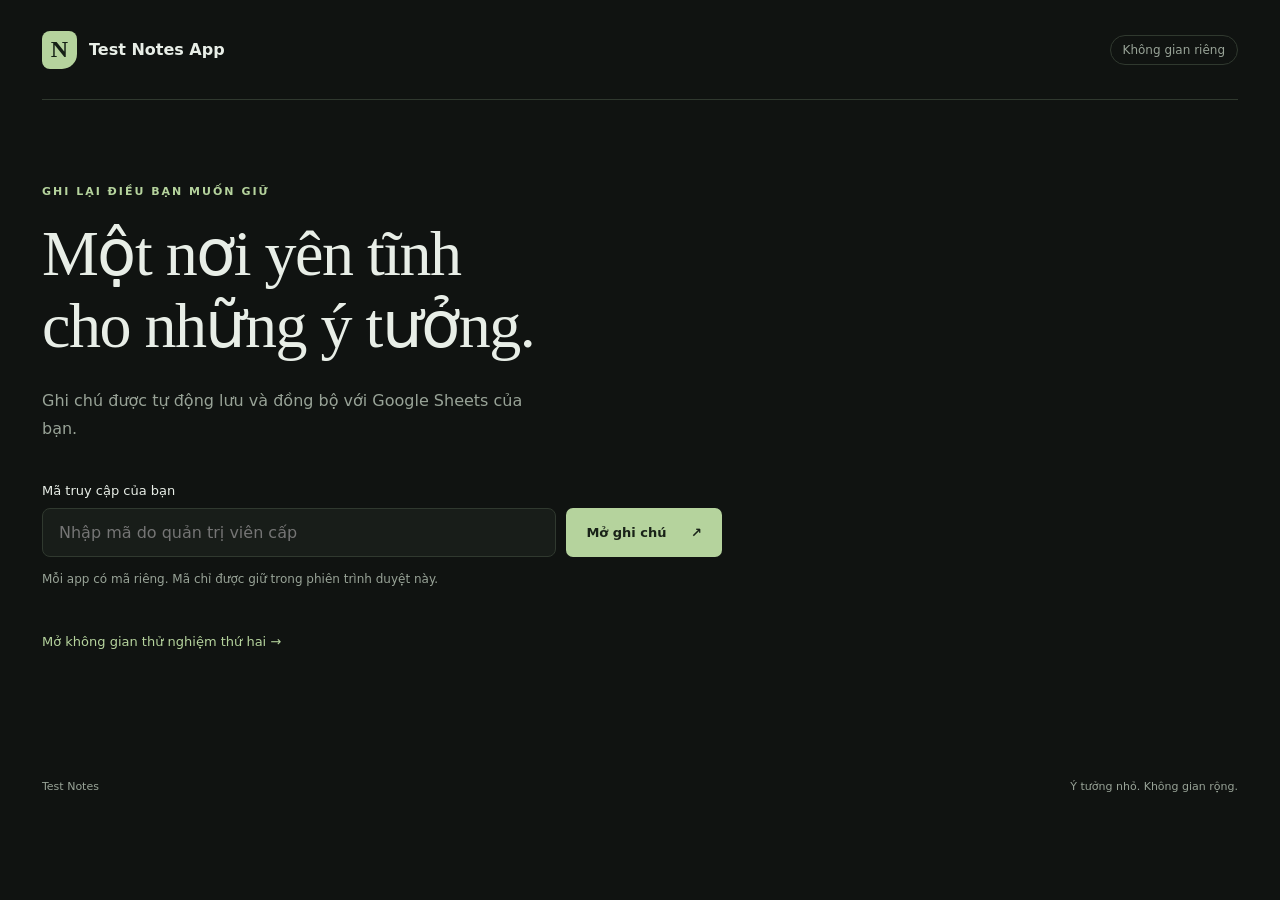
<file: docs/index.html>
<!doctype html>
<html lang="vi">
<head>
 <meta charset="utf-8"><meta name="viewport" content="width=device-width,initial-scale=1,viewport-fit=cover">
 <meta name="referrer" content="no-referrer"><meta name="color-scheme" content="dark">
 <title>Test Notes App</title>
 <meta name="theme-color" content="#167c68">
 <meta name="mobile-web-app-capable" content="yes">
 <meta name="apple-mobile-web-app-capable" content="yes">
 <link id="pwaManifest" rel="manifest" href="./manifest-test-notes.webmanifest">
 <link rel="apple-touch-icon" href="./icon-notes-192.png?v=oppo-a">
 <script>(function(){const app=new URLSearchParams(location.search).get('app')||'test-notes';const map={'test-notes':'manifest-test-notes.webmanifest','test-notes-2':'manifest-test-notes-2.webmanifest','ghi-chu-nhanh':'manifest-ghi-chu-nhanh.webmanifest'};const file=map[app]||map['test-notes'];document.getElementById('pwaManifest').href='./'+file+'?v=oppo-a';})();</script>
 <link rel="icon" type="image/svg+xml" href="./icon-notes.svg?v=oppo-a">
 <link rel="stylesheet" href="style.css?v=20261027e">
</head>
<body>
 <main>
  <header><a class="brand" href="./"><span class="mark">N</span><span id="appName">Test Notes App</span></a><span class="tag">Không gian riêng</span></header>
  <section id="login" class="login">
   <p class="eyebrow">GHI LẠI ĐIỀU BẠN MUỐN GIỮ</p><h1>Một nơi yên tĩnh<br>cho những ý tưởng.</h1>
   <p class="intro">Ghi chú được tự động lưu và đồng bộ với Google Sheets của bạn.</p>
   <form id="loginForm"><label for="token">Mã truy cập của bạn</label><div class="access"><input id="token" type="password" autocomplete="off" spellcheck="false" required placeholder="Nhập mã do quản trị viên cấp"><button id="connect" type="submit">Mở ghi chú <span aria-hidden="true">↗</span></button></div><p class="hint">Mỗi app có mã riêng. Mã chỉ được giữ trong phiên trình duyệt này.</p></form>
   <p id="loginStatus" role="status"></p>
   <a class="other" id="otherApp" href="?app=test-notes-2">Mở không gian thử nghiệm thứ hai →</a>
  </section>
  <section id="workspace" hidden>
   <div class="toolbar"><div><p class="eyebrow">KHÔNG GIAN CỦA BẠN</p><h1>Ghi chú</h1></div><div class="tools"><button class="quiet" id="reload">Tải lại</button><button id="newNote">+ Ghi chú mới</button><button class="quiet" id="logout">Thoát</button></div></div>
   <div class="notice"><span id="status" role="status" aria-live="polite"></span><button id="retry" class="quiet" hidden>Thử lưu lại</button></div>
   <div class="layout"><aside><label class="sr" for="search">Tìm ghi chú</label><input id="search" type="search" placeholder="Tìm ghi chú…"><p class="count" id="count"></p><div id="notesList"></div></aside>
   <article id="editor"><div id="empty"><div class="empty-mark">✎</div><h2>Bắt đầu từ một ý tưởng.</h2><p>Tạo ghi chú mới hoặc chọn một ghi chú để tiếp tục.</p><button id="startNote">Tạo ghi chú đầu tiên</button></div>
    <div id="fields" hidden><div class="editor-meta"><span id="updatedAt"></span><button class="danger" id="deleteNote">Xóa ghi chú</button></div><label class="sr" for="title">Tiêu đề</label><input id="title" maxlength="160" placeholder="Chưa có tiêu đề"><label class="sr" for="body">Nội dung ghi chú</label><textarea id="body" maxlength="20000" placeholder="Viết điều gì đó…"></textarea><p class="footer-note">Tự động lưu sau khi bạn ngừng nhập.</p></div>
   </article></div>
  </section>
  <footer>Test Notes <span>Ý tưởng nhỏ. Không gian rộng.</span></footer>
 </main>
 <dialog id="deleteDialog"><h2>Xóa ghi chú này?</h2><p>Ghi chú sẽ được ẩn khỏi danh sách. Quản trị viên vẫn có thể khôi phục trong Google Sheets.</p><div class="tools"><button class="quiet" id="cancelDelete">Giữ lại</button><button class="danger" id="confirmDelete">Xóa ghi chú</button></div></dialog>
 <script type="module" src="app.js?v=20261027b"></script>
<script>if('serviceWorker' in navigator){window.addEventListener('load',()=>navigator.serviceWorker.register('./sw.js').catch(()=>{}))}</script>
</body></html>
</file>
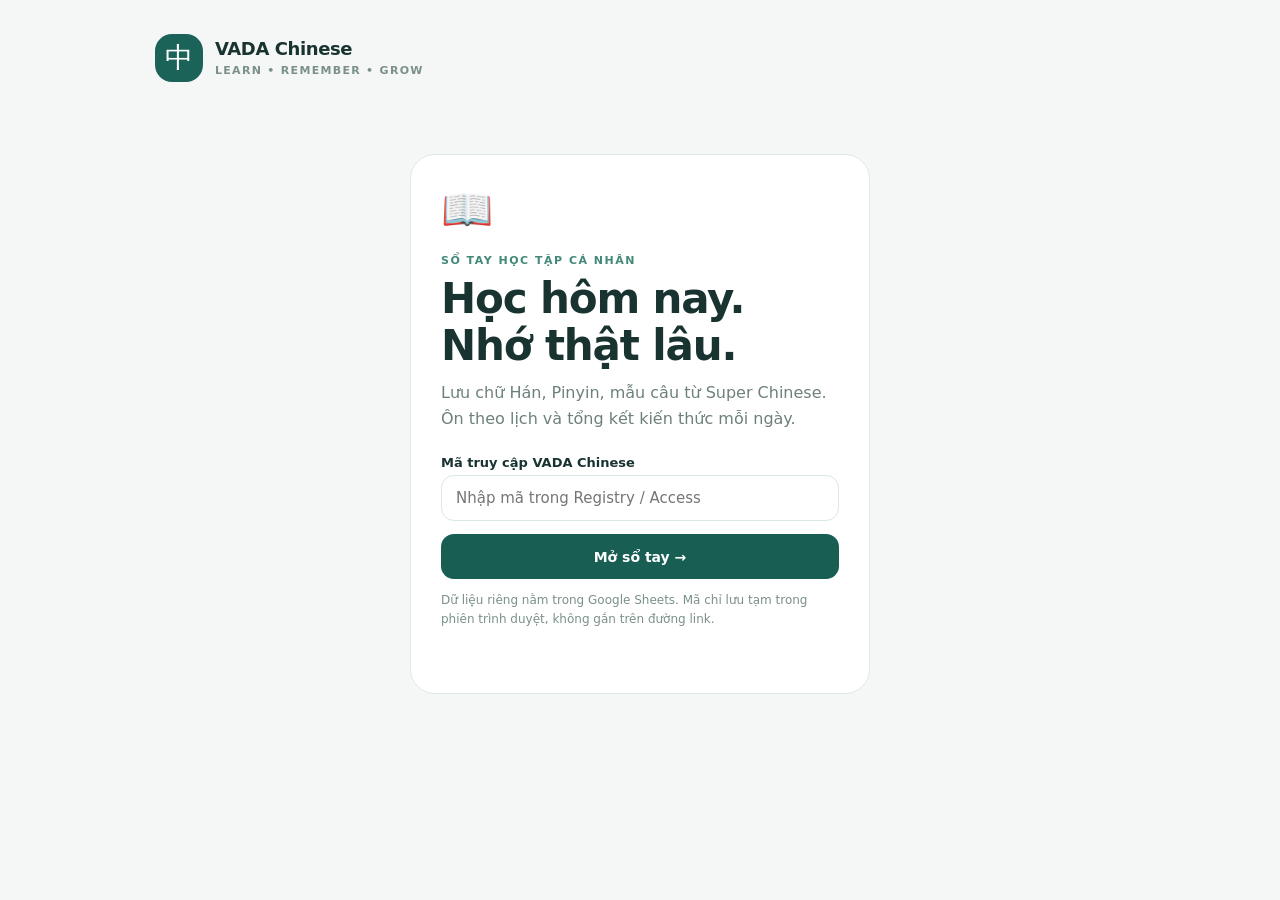
<file: docs/chinese/index.html>
<!doctype html>
<html lang="vi">
<head>
<meta charset="utf-8"><meta name="viewport" content="width=device-width,initial-scale=1,viewport-fit=cover">
<meta name="referrer" content="no-referrer"><meta name="theme-color" content="#f8fafc">
<title>VADA Chinese • Học tiếng Trung</title>
<link rel="manifest" href="./manifest.webmanifest?v=oppo-a">
<link rel="apple-touch-icon" href="./icon-192.png">
<meta name="mobile-web-app-capable" content="yes">
<link rel="icon" type="image/svg+xml" href="./icon.svg?v=oppo-a">
<style>
:root{font-family:Inter,system-ui,-apple-system,"Segoe UI",Arial,sans-serif;color:#193331;background:#f4f7f5;font-synthesis:none;-webkit-tap-highlight-color:transparent}
*{box-sizing:border-box}body{margin:0}button,input,textarea,select{font:inherit}button{cursor:pointer}button:disabled{opacity:.56;cursor:wait}button:focus-visible,input:focus-visible,textarea:focus-visible,select:focus-visible{outline:3px solid #72baab;outline-offset:2px}
[hidden]{display:none!important}.shell{max-width:1040px;margin:0 auto;padding:24px 20px 100px}
.top{display:flex;gap:14px;align-items:center;justify-content:space-between;margin-bottom:24px}.brand{display:flex;align-items:center;gap:12px}.brandLogo{width:48px;height:48px;border-radius:17px;background:#1b6259;color:white;display:grid;place-items:center;font-size:28px;font-weight:750}.brand strong{display:block;font-size:18px;letter-spacing:-.4px}.brand small{color:#7b908a;font-size:11px;font-weight:650;letter-spacing:1.3px}.iconButton{border:1px solid #d9e5e0;background:#fff;color:#31594f;width:42px;height:42px;border-radius:14px;font-size:20px}
h1{font-size:clamp(27px,6vw,42px);line-height:1.13;letter-spacing:-1.15px;margin:3px 0 10px}h2{font-size:20px;letter-spacing:-.5px;margin:0 0 14px}h3{font-size:17px;margin:0}.muted{color:#7a9088}.mini{font-size:12px}.eyebrow{color:#438878;font-size:11px;font-weight:800;letter-spacing:1.5px;text-transform:uppercase;margin:0 0 8px}.lead{color:#6d817c;line-height:1.6;margin:0}.section{margin-top:25px}.sectionHead{display:flex;justify-content:space-between;align-items:center;gap:12px;margin-bottom:14px}.sectionHead h2{margin:0}
.hero{background:#e4f0e9;border-radius:24px;padding:24px;display:grid;gap:18px;position:relative;overflow:hidden}.hero:after{content:"学";font-size:170px;position:absolute;right:-5px;bottom:-70px;line-height:1;color:#d2e8dd;z-index:0;pointer-events:none}.hero>*{position:relative;z-index:1}.heroActions{display:flex;gap:10px;flex-wrap:wrap}
.btn{border:0;background:#185e53;color:white;border-radius:13px;padding:13px 17px;font-size:14px;font-weight:720;display:inline-flex;align-items:center;gap:8px;justify-content:center;min-height:45px}.btn.secondary{background:#fff;color:#285d50;border:1px solid #d8e4df}.btn.soft{background:#e9f1ee;color:#265e54}.btn.danger{background:#fee8e5;color:#a92c25}.btn.full{width:100%}.btn.slim{min-height:35px;padding:8px 12px}.linkButton{border:0;background:none;color:#1c7565;font-weight:740;padding:8px}
.metrics{display:grid;grid-template-columns:repeat(4,minmax(0,1fr));gap:12px;margin:17px 0}.metric{border:1px solid #e3ebe7;background:#fff;padding:18px 12px;border-radius:19px;min-width:0}.metric strong{display:block;font-size:30px;letter-spacing:-1.1px}.metric span{font-size:12px;color:#799087}
.panel{border:1px solid #e3ebe7;border-radius:22px;background:#fff;padding:21px}.studyBox{display:flex;align-items:center;gap:16px}.studySymbol{flex:0 0 59px;height:59px;border-radius:18px;background:#e8f3ed;display:grid;place-items:center;font-size:29px;color:#236253}.grow{flex:1;min-width:0}.progress{height:8px;background:#e7efeb;border-radius:99px;overflow:hidden;margin:13px 0 8px}.progress>div{background:#248372;height:100%;width:0;transition:width .3s;border-radius:99px}.stack{display:grid;gap:10px}.noteItem{width:100%;text-align:left;border:1px solid #e5ede8;background:#fff;border-radius:17px;padding:15px;display:flex;gap:13px;align-items:center}.noteItem:active{background:#eff6f1}.hanzi{font-size:30px;font-weight:720;line-height:1.25;word-break:break-all}.noteItem small{display:block;margin-top:4px;color:#799087}.pill{background:#edf5f1;color:#398575;font-size:11px;border-radius:30px;padding:5px 9px;white-space:nowrap}.pill.gray{background:#f0f2f2;color:#617b73}
.filters{display:grid;grid-template-columns:1fr auto;gap:9px;margin:18px 0 12px}
.field{width:100%;border-radius:13px;border:1px solid #dbe7e1;background:#fff;min-height:46px;padding:12px 14px;color:#193d36;outline:0;font-size:15px}textarea.field{resize:vertical;min-height:85px}
.field:focus{border-color:#248372;box-shadow:0 0 0 3px #24837220}.cardGrid{display:grid;grid-template-columns:repeat(2,minmax(0,1fr));gap:10px}.wordTile{text-align:left;padding:16px;border:1px solid #e1ebe5;background:#fff;border-radius:19px;min-width:0}.wordTile .hanzi{font-size:27px}.wordTile p{font-size:13px;margin:7px 0 10px;color:#586f67;white-space:nowrap;overflow:hidden;text-overflow:ellipsis}.wordTile .pinyin{font-size:12px;color:#247363}.wordTile footer{display:flex;justify-content:space-between;align-items:center;gap:6px;color:#7f928a;font-size:11px}
.reviewCard{background:#fff;border:1px solid #dce8e1;border-radius:26px;padding:28px 20px;text-align:center;min-height:290px;display:flex;flex-direction:column;align-items:center;justify-content:center;gap:12px}
.reviewHanzi{font-size:clamp(50px,12vw,85px);font-weight:740;word-break:break-word;line-height:1.2}.reviewMeaning{font-size:25px;font-weight:760}.reviewPinyin{font-size:17px;color:#34816e}.divider{width:70px;height:1px;background:#dce8e3;margin:8px}.ratingButtons{display:grid;grid-template-columns:repeat(4,minmax(0,1fr));gap:9px;margin-top:14px}.ratingButtons .btn{padding:11px 3px;font-size:13px;border-radius:13px}.ratingButtons .bad{background:#e8e2e0;color:#81483b}.ratingButtons .hard{background:#f5eedb;color:#87601e}.ratingButtons .good{background:#def1e7;color:#216b52}.ratingButtons .easy{background:#216e5d}
.center{text-align:center}.empty{border:1px dashed #d2e1d9;border-radius:21px;padding:38px 20px;text-align:center;color:#7d9088;background:#fff}.empty span{display:block;font-size:45px;margin-bottom:10px}.empty b{display:block;color:#25453e;margin-bottom:8px}
.dayChart{display:grid;gap:12px}.chartRow{display:grid;grid-template-columns:55px 1fr 35px;align-items:center;gap:8px;font-size:12px;color:#6b8078}.chartRow .bar{height:10px;background:#edf2ef;border-radius:50px;overflow:hidden}.chartRow .bar>span{display:block;height:100%;background:#258171;border-radius:50px}
.infoLine{display:flex;align-items:start;justify-content:space-between;gap:10px;border-bottom:1px solid #edf2ef;padding:12px 0;font-size:14px}.infoLine:last-child{border-bottom:0}
.bottomNav{position:fixed;z-index:20;bottom:0;left:0;right:0;display:flex;align-items:center;justify-content:space-around;gap:1px;background:#fffefaed;border-top:1px solid #dce7e1;backdrop-filter:blur(16px);padding:8px max(12px,env(safe-area-inset-right)) calc(9px + env(safe-area-inset-bottom)) max(12px,env(safe-area-inset-left))}
.navBtn{flex:1;border:0;background:none;color:#81958c;display:grid;justify-items:center;gap:4px;padding:7px 0;border-radius:13px;font-size:11px}.navBtn .ico{font-size:21px}.navBtn.active{color:#136551;background:#e9f3ed;font-weight:800}
#loginView{max-width:460px;margin:8vh auto 0}.authIcon{font-size:42px}.authPane{background:#fff;border:1px solid #deebe4;padding:30px;border-radius:25px}.authPane form{display:grid;gap:13px;margin-top:23px}.formLabel{font-size:13px;font-weight:750;margin:1px 0 5px;display:block}
.dialog{border:0;border-radius:23px;padding:0;background:#fff;max-width:min(96vw,550px);width:100%;max-height:92dvh;box-shadow:0 25px 90px #23473b44}.dialog::backdrop{background:#112d2690}.dialogBody{padding:22px;overflow:auto;max-height:92dvh}.dialogGrid{display:grid;grid-template-columns:1fr 1fr;gap:12px}.dialogGrid .wide{grid-column:1/-1}.dialogActions{display:flex;gap:8px;flex-wrap:wrap;align-items:center;justify-content:flex-end;margin-top:18px;padding-top:13px;border-top:1px solid #edf1ee}.notice{min-height:22px;font-size:12px;color:#2b8069;margin-top:10px}.notice.error{color:#b8443b}
@media(min-width:750px){.shell{padding:34px 35px 100px}.hero{padding:34px}.cardGrid{grid-template-columns:repeat(3,minmax(0,1fr))}.twoCol{display:grid;grid-template-columns:1.05fr 1fr;gap:20px}.bottomNav{width:min(480px,94%);left:50%;right:auto;transform:translateX(-50%);bottom:15px;border:1px solid #dce7e1;border-radius:18px;box-shadow:0 7px 30px #214d3720;padding:7px}.wordTile{padding:20px}}
@media(max-width:390px){.shell{padding:16px 13px 96px}.metrics{gap:7px}.metric{padding:14px 8px}.metric strong{font-size:25px}.metric span{font-size:10px}.ratingButtons{gap:5px}.ratingButtons .btn{font-size:11px}.dialogGrid{grid-template-columns:1fr}}
</style>
</head>
<body>
<div class="shell">
<header class="top"><div class="brand"><div class="brandLogo">中</div><div><strong>VADA Chinese</strong><small>LEARN • REMEMBER • GROW</small></div></div><button id="logoutBtn" class="iconButton" title="Đăng xuất" hidden>⇥</button></header>
<section id="loginView">
 <div class="authPane"><div class="authIcon">📖</div><p class="eyebrow" style="margin-top:20px">Sổ tay học tập cá nhân</p><h1>Học hôm nay.<br>Nhớ thật lâu.</h1><p class="lead">Lưu chữ Hán, Pinyin, mẫu câu từ Super Chinese. Ôn theo lịch và tổng kết kiến thức mỗi ngày.</p>
 <form id="loginForm"><div><label class="formLabel" for="accessToken">Mã truy cập VADA Chinese</label><input id="accessToken" class="field" type="password" placeholder="Nhập mã trong Registry / Access" autocomplete="off" required></div><button class="btn full" id="loginButton" type="submit">Mở sổ tay →</button></form><p class="mini muted" style="line-height:1.6">Dữ liệu riêng nằm trong Google Sheets. Mã chỉ lưu tạm trong phiên trình duyệt, không gắn trên đường link.</p><div id="loginStatus" class="notice" role="status"></div></div>
</section>
<main id="workspace" hidden>
<section data-page="home">
 <div class="hero"><div><p id="greeting" class="eyebrow">TIẾNG TRUNG MỖI NGÀY</p><h1>Mỗi ngày thêm một chút,<br>nhớ lâu hơn một chút.</h1><p class="lead">Học cùng Super Chinese, ghi nhớ cùng VADA Chinese.</p></div><div class="heroActions"><button class="btn" data-action="add">＋ Lưu kiến thức</button><button class="btn secondary" data-page-target="review">Ôn ngay →</button></div></div>
 <div class="metrics"><div class="metric"><strong id="statAll">0</strong><span>Đã lưu</span></div><div class="metric"><strong id="statDue">0</strong><span>Cần ôn</span></div><div class="metric"><strong id="statToday">0</strong><span>Mới hôm nay</span></div><div class="metric"><strong id="statMaster">0</strong><span>Đã thuộc</span></div></div>
 <div class="twoCol"><div class="panel"><div class="sectionHead"><h2>Mục tiêu hôm nay</h2><span class="pill" id="goalText">0/10 từ</span></div><p class="muted mini">Mục tiêu: lưu ít nhất 10 từ hoặc mẫu câu mới.</p><div class="progress"><div id="goalBar"></div></div><p class="mini muted" id="goalHint">Thêm kiến thức để bắt đầu</p></div>
 <div class="panel"><div class="sectionHead"><h2>Đến lịch ôn</h2><button class="linkButton" data-page-target="review">Xem tất cả</button></div><div id="duePreview" class="stack"></div></div></div>
 <div class="section"><div class="sectionHead"><h2>Kiến thức vừa lưu</h2><button class="linkButton" data-page-target="words">Xem kho từ →</button></div><div id="recentList" class="cardGrid"></div></div>
</section>
<section data-page="words" hidden>
 <p class="eyebrow">KHO KIẾN THỨC</p><h1>Từ vựng & ngữ pháp</h1><p class="lead">Lưu theo bài học, tìm kiếm, chỉnh sửa và luyện phát âm.</p>
 <div class="filters"><input id="searchInput" class="field" type="search" placeholder="Tìm chữ Hán, Pinyin, nghĩa, bài…"><select class="field" id="kindFilter" aria-label="Lọc loại"><option value="">Tất cả</option><option value="word">Từ vựng</option><option value="grammar">Ngữ pháp</option></select></div>
 <div class="sectionHead"><span class="mini muted" id="wordCount">0 mục</span><button class="btn slim" data-action="add">＋ Thêm mới</button></div><div id="wordsList" class="cardGrid"></div><div id="wordsEmpty" class="empty" hidden><span>📚</span><b>Chưa có kiến thức phù hợp</b><p>Thêm từ vựng đầu tiên từ bài học Super Chinese.</p><button class="btn" data-action="add">Thêm từ</button></div>
</section>
<section data-page="review" hidden>
 <p class="eyebrow">LẶP LẠI NGẮT QUÃNG</p><h1>Ôn tập thông minh</h1><p class="lead" id="reviewSummary">Những kiến thức đến hạn ôn sẽ xuất hiện ở đây.</p>
 <div class="section" id="reviewEmpty"><div class="empty"><span>✅</span><b>Đã ôn xong phần đến hạn</b><p>Thêm từ mới hoặc quay lại khi có từ đến lịch ôn.</p><button class="btn soft" data-page-target="words">Mở kho từ</button></div></div>
 <div class="section" id="reviewArea" hidden><div class="sectionHead"><span class="pill" id="reviewProgress">1 / 1</span><button id="speakReview" class="btn slim secondary">◖)) Phát âm</button></div>
 <div id="reviewFlashcard" class="reviewCard" role="button" tabindex="0" aria-label="Lật thẻ để xem đáp án"><div class="pill" id="reviewType">Từ vựng</div><div id="reviewFront" class="reviewHanzi">你好</div><p class="mini muted" id="reviewLesson"></p><div id="reviewAnswer" hidden><div class="divider"></div><div id="reviewPinyin" class="reviewPinyin"></div><div id="reviewMeaning" class="reviewMeaning"></div><p id="reviewExample"></p><p id="reviewTranslation" class="muted mini"></p></div><p class="muted mini" id="revealHint">Chạm vào thẻ để xem đáp án</p></div>
 <div id="revealControls" style="margin-top:15px"><button class="btn full" id="revealBtn">Lật thẻ / Xem đáp án</button></div>
 <div class="ratingButtons" id="ratingControls" hidden><button class="btn bad" data-rating="0">Quên</button><button class="btn hard" data-rating="1">Khó</button><button class="btn good" data-rating="2">Nhớ</button><button class="btn easy" data-rating="3">Rất dễ</button></div>
 </div>
</section>
<section data-page="summary" hidden>
 <p class="eyebrow">TỔNG KẾT KIẾN THỨC</p><h1>Hôm nay bạn đã học gì?</h1><p id="summaryDate" class="lead"></p>
 <div class="metrics"><div class="metric"><strong id="dayNew">0</strong><span>Mục mới</span></div><div class="metric"><strong id="dayReviews">0</strong><span>Lượt ôn</span></div><div class="metric"><strong id="dayCorrect">0%</strong><span>Ghi nhớ</span></div><div class="metric"><strong id="dayDue">0</strong><span>Ôn ngày mai</span></div></div>
 <div class="twoCol"><div class="panel"><div class="sectionHead"><h2>7 ngày gần đây</h2><span class="pill gray">Lượt ôn</span></div><div id="weekChart" class="dayChart"></div></div>
 <div class="panel"><h2>Kiến thức đã học hôm nay</h2><div id="todayKnowledge" class="stack"></div></div></div>
 <div class="section panel"><h2>Nhận xét cuối ngày</h2><p id="dayFeedback" class="lead"></p><button id="copySummary" class="btn secondary slim" style="margin-top:16px">Sao chép tổng kết</button></div>
</section>
<div id="globalStatus" class="notice" role="status" aria-live="polite"></div>
</main>
</div>
<nav class="bottomNav" id="bottomNav" hidden aria-label="Điều hướng"><button class="navBtn active" data-page-target="home"><span class="ico">⌂</span>Hôm nay</button><button class="navBtn" data-page-target="words"><span class="ico">文</span>Kho từ</button><button class="navBtn" data-page-target="review"><span class="ico">▣</span>Ôn tập</button><button class="navBtn" data-page-target="summary"><span class="ico">▤</span>Tổng kết</button></nav>
<dialog id="cardDialog" class="dialog"><form id="cardForm" class="dialogBody">
 <div class="sectionHead"><h2 id="dialogTitle">Lưu kiến thức mới</h2><button type="button" id="closeDialog" class="iconButton" aria-label="Đóng">×</button></div>
 <div class="dialogGrid">
 <div class="wide"><label class="formLabel" for="kind">Loại kiến thức</label><select id="kind" class="field"><option value="word">Từ vựng</option><option value="grammar">Ngữ pháp</option></select></div>
 <div><label class="formLabel" for="hanzi">Chữ Hán / Cấu trúc *</label><input id="hanzi" required maxlength="180" class="field" placeholder="你好"></div>
 <div><label class="formLabel" for="pinyin">Pinyin</label><input id="pinyin" maxlength="220" class="field" placeholder="nǐ hǎo"></div>
 <div class="wide"><label class="formLabel" for="meaning">Nghĩa tiếng Việt *</label><input id="meaning" required maxlength="400" class="field" placeholder="Xin chào"></div>
 <div class="wide"><label class="formLabel" for="lesson">Bài học Super Chinese</label><input id="lesson" maxlength="120" class="field" placeholder="Ví dụ: HSK 1 – Bài 3"></div>
 <div class="wide"><label class="formLabel" for="example">Câu ví dụ</label><textarea id="example" maxlength="1500" class="field" placeholder="你好，我叫安。"></textarea></div>
 <div class="wide"><label class="formLabel" for="translation">Dịch câu ví dụ</label><textarea id="translation" maxlength="1500" class="field" placeholder="Xin chào, tôi tên An."></textarea></div>
 <div class="wide"><label class="formLabel" for="notes">Ghi chú / Mẹo nhớ</label><textarea id="notes" maxlength="1600" class="field" placeholder="Điều cần nhớ…"></textarea></div>
 </div>
 <div id="editorStatus" class="notice" role="status"></div><div class="dialogActions"><button type="button" id="deleteCard" class="btn danger" hidden>Xóa</button><span class="grow"></span><button type="button" id="cancelCard" class="btn secondary">Hủy</button><button type="submit" id="saveCard" class="btn">Lưu vào Sheets</button></div>
</form></dialog>
<script type="module" src="./app.js?v=20261027a"></script>
<script>if('serviceWorker' in navigator){window.addEventListener('load',()=>navigator.serviceWorker.register('./sw.js').catch(()=>{}))}</script>
</body></html>
</file>
<file: docs/style.css>
:root{color-scheme:dark;--bg:#101311;--panel:#181d19;--ink:#e8eee7;--muted:#98a397;--line:#30392f;--accent:#b5d39d;--error:#f3a89b;font-family:Inter,ui-sans-serif,system-ui,-apple-system,"Segoe UI",sans-serif}*{box-sizing:border-box}body{margin:0;background:var(--bg);color:var(--ink)}main{max-width:1280px;margin:auto;padding:0 42px}header{height:100px;display:flex;align-items:center;justify-content:space-between;border-bottom:1px solid var(--line)}a{color:inherit;text-decoration:none}.brand{display:flex;align-items:center;gap:12px;font-size:16px;font-weight:650}.mark{display:grid;place-items:center;background:var(--accent);color:#152015;width:35px;height:38px;border-radius:8px 8px 15px 8px;font:700 24px Georgia}.tag{font-size:12px;color:var(--muted);border:1px solid var(--line);border-radius:20px;padding:7px 12px}.login{max-width:780px;padding:85px 0 100px}.eyebrow{font-size:11px;letter-spacing:2px;color:var(--accent);font-weight:600;margin:0 0 20px}h1{font-family:Georgia,"Times New Roman",serif;font-weight:400;font-size:clamp(40px,5vw,64px);line-height:1.12;letter-spacing:-1.5px;margin:0 0 26px}.intro{font-size:16px;color:var(--muted);line-height:1.75;max-width:500px}form{margin-top:40px}label{display:block;font-size:13px;color:var(--ink);margin-bottom:10px}.access{display:flex;gap:10px;max-width:680px}input,textarea,button{font:inherit}input,textarea{border:1px solid var(--line);background:var(--panel);color:var(--ink);padding:14px 16px;border-radius:8px;min-width:0}input:focus,textarea:focus{outline:2px solid var(--accent);outline-offset:2px}button{cursor:pointer;border:1px solid transparent;border-radius:7px;background:var(--accent);color:#192218;padding:12px 19px;font-size:13px;font-weight:650;min-height:44px;white-space:nowrap}button:disabled{opacity:.5;cursor:wait}button:focus-visible,a:focus-visible{outline:2px solid var(--accent);outline-offset:3px}.access input{flex:1}.access button span{margin-left:20px}.hint{color:var(--muted);font-size:12px;line-height:1.7}.other{font-size:13px;color:var(--accent);display:inline-block;margin-top:30px}#loginStatus{color:var(--error);font-size:14px;line-height:1.6}.toolbar{display:flex;justify-content:space-between;align-items:center;margin-top:45px;gap:20px}.toolbar .eyebrow{margin-bottom:10px}.toolbar h1{font-size:44px;margin:0}.tools{display:flex;gap:8px;align-items:center}.quiet{background:transparent;border-color:var(--line);color:var(--muted)}.notice{min-height:55px;display:flex;align-items:center;gap:12px;font-size:12px;color:var(--muted)}.notice.error{color:var(--error)}.layout{display:grid;grid-template-columns:300px minmax(0,1fr);border:1px solid var(--line);border-radius:12px;overflow:hidden;min-height:530px}.layout aside{padding:20px;border-right:1px solid var(--line)}#search{width:100%;font-size:13px;padding:12px}.count{color:var(--muted);font-size:11px;margin:19px 0 12px}#notesList{display:flex;flex-direction:column;gap:7px;max-height:470px;overflow:auto}.note{background:transparent;border:1px solid transparent;border-radius:8px;padding:16px;text-align:left;color:var(--ink);width:100%;white-space:normal}.note.active{border-color:#485c3c;background:#212a1d}.note:hover{background:#20271e}.note strong{display:block;font-size:14px;overflow:hidden;white-space:nowrap;text-overflow:ellipsis}.note p{font-size:12px;line-height:1.6;color:var(--muted);margin:7px 0;overflow:hidden;white-space:nowrap;text-overflow:ellipsis}.note time{font-size:10px;color:var(--muted)}article{padding:25px 32px;background:linear-gradient(140deg,#191e19,#131713)}#empty{display:flex;flex-direction:column;align-items:center;justify-content:center;min-height:450px;text-align:center}h2{font:400 29px Georgia}#empty p{color:var(--muted);font-size:13px;line-height:1.7}.empty-mark{font:60px Georgia;color:#718864}#empty button{margin-top:16px}.editor-meta{display:flex;justify-content:space-between;align-items:center;font-size:11px;color:var(--muted);gap:10px}.danger{background:transparent;color:var(--error);border-color:#5c3932}.editor-meta button{font-size:11px;padding:8px 12px;min-height:36px}#title{width:100%;background:transparent;border:none;font:400 34px Georgia;padding:30px 0 14px;border-radius:0}#body{width:100%;min-height:340px;resize:vertical;background:transparent;border:none;padding:12px 0;font-size:15px;line-height:1.9;border-radius:0}.footer-note{font-size:10px;color:var(--muted);border-top:1px solid var(--line);padding-top:15px}footer{display:flex;justify-content:space-between;gap:20px;color:var(--muted);font-size:11px;padding:30px 0}.sr{position:absolute;width:1px;height:1px;padding:0;overflow:hidden;clip:rect(0,0,0,0);white-space:nowrap}dialog{border:1px solid var(--line);background:var(--panel);color:var(--ink);border-radius:12px;padding:28px;max-width:450px;width:90%}dialog::backdrop{background:#0009}dialog p{font-size:14px;line-height:1.7;color:var(--muted)}dialog .tools{justify-content:flex-end;margin-top:25px}[hidden]{display:none!important}@media(max-width:760px){main{padding:0 20px}header{height:78px}.tag{font-size:10px;padding:6px 9px}.brand{font-size:13px}.login{padding:60px 0}.access{flex-direction:column}.access button{width:100%}.toolbar{align-items:flex-start;margin-top:30px;flex-direction:column}.toolbar .tools{width:100%}.toolbar h1{font-size:40px}.toolbar .tools button{flex:1;padding:10px;font-size:12px}.layout{grid-template-columns:1fr}.layout aside{border-right:0;border-bottom:1px solid var(--line);padding:14px}#notesList{max-height:210px}.note{padding:12px}article{padding:20px}#empty{min-height:260px}#body{min-height:300px}.editor-meta{font-size:10px}#title{font-size:28px}footer span{max-width:55%;text-align:right}h1{letter-spacing:-.8px}}
.layout>aside,.layout>article{min-width:0}@media(max-width:760px){.layout{grid-template-columns:minmax(0,1fr)}}
#notesList>.note{flex-shrink:0}
</file>
